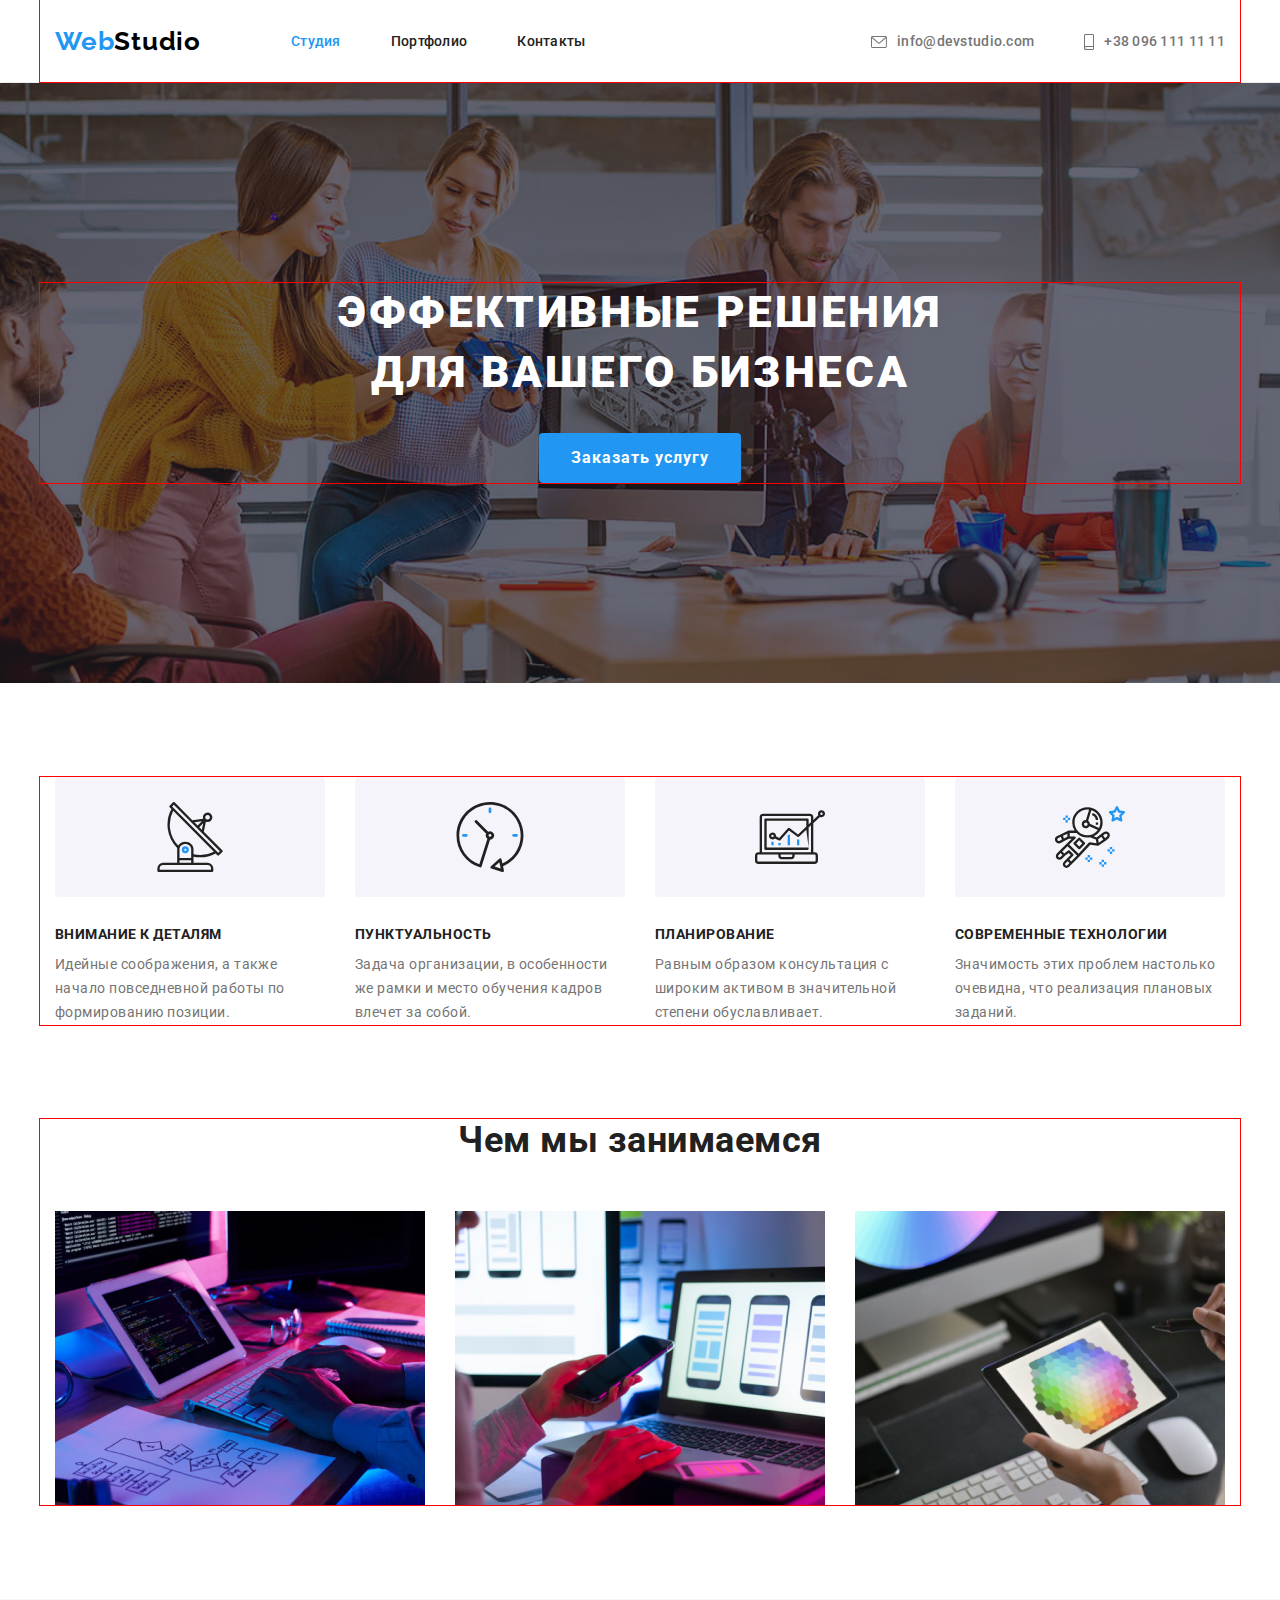
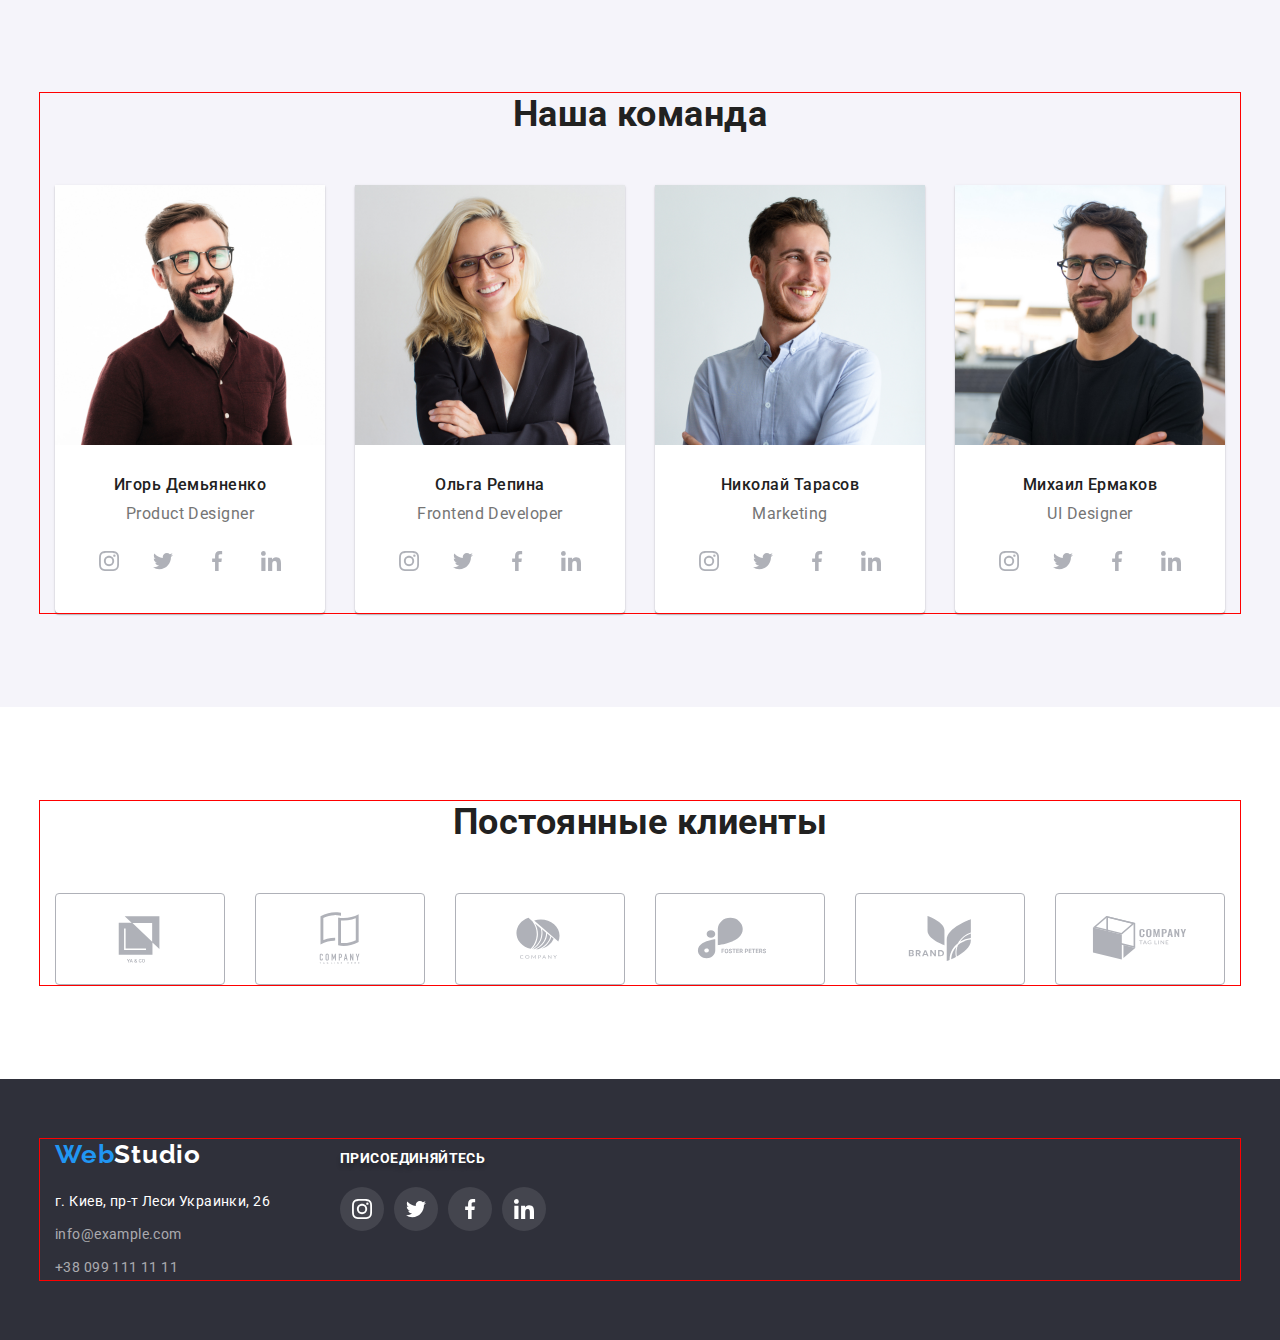
<file: index.html>
<!DOCTYPE html>
<html lang="ru">
  <head>
    <meta charset="UTF-8" />
    <meta http-equiv="X-UA-Compatible" content="IE=edge" />
    <meta name="viewport" content="width=device-width, initial-scale=1.0" />
    <title>WebStudio</title>

    <!--fonts-->

    <link rel="preconnect" href="https://fonts.googleapis.com" />
    <link rel="preconnect" href="https://fonts.gstatic.com" crossorigin />
    <link
      href="https://fonts.googleapis.com/css2?family=Raleway:wght@700&family=Roboto:wght@400;500;700;900&display=swap"
      rel="stylesheet"
    />

    <!--normolaize styles-->

    <link
      rel="stylesheet"
      href="https://cdn.jsdelivr.net/npm/modern-normalize@1.1.0/modern-normalize.min.css"
    />

    <!--castom styles-->

    <link rel="stylesheet" href="./css/styles.css" />
  </head>

  <body>
    <!-- heder -->

    <header class="heder">
      <div class="container section-flex">
        <nav class="heder-nav section-flex">
          <a class="logo-web logo-heder link" href="./index.html"
            >Web<span class="logo-studio">Studio</span></a
          >
          <ul class="list section-flex heder-padding">
            <li class="heder-list-item">
              <a class="heder-link link current" href="./index.html">Студия</a>
            </li>
            <li class="heder-list-item">
              <a class="heder-link link" href="./portfolio.html">Портфолио</a>
            </li>
            <li class="heder-list-item">
              <a class="heder-link link" href="./index.html">Контакты</a>
            </li>
          </ul>
        </nav>

        <ul class="section-flex list heder-group heder-padding">
          <li class="heder-group-item">
            <a class="heder-contact link" href="mailito:info@devstudio.com">
              <svg class="mail-svg" width="16" height="12">
                <use href="./images/icons.svg#icon-mail"></use></svg
              >info@devstudio.com
            </a>
          </li>
          <li class="heder-group-item">
            <a class="heder-contact link" href="tel:+380961111111">
              <svg class="phone-svg" width="10" height="16">
                <use href="./images/icons.svg#icon-phone"></use></svg
              >+38 096 111 11 11
            </a>
          </li>
        </ul>
      </div>
    </header>

    <!-- main -->

    <main>
      <!-- section hero -->

      <section class="hero-background">
        <div class="container">
          <h1 class="section-one-h1">Эффективные решения для вашего бизнеса</h1>
          <button class="btn-one btn" type="button">Заказать услугу</button>
        </div>
      </section>

      <!-- section best  -->

      <section class="section">
        <div class="container">
          <h2 class="visually-hidden">Особенности и преимущества</h2>
          <ul class="list best-list card-set">
            <li class="card-set-best">
              <div class="best-icon-border">
                <svg width="70" height="70">
                  <use href="./images/icons.svg#icon-antenna"></use>
                </svg>
              </div>
              <h3 class="section-one-h3-best">Внимание к деталям</h3>
              <p class="section-one-p-best">
                Идейные соображения, а также начало повседневной работы по формированию позиции.
              </p>
            </li>

            <li class="card-set-best">
              <div class="best-icon-border">
                <svg width="70" height="70">
                  <use href="./images/icons.svg#icon-clock"></use>
                </svg>
              </div>
              <h3 class="section-one-h3-best">Пунктуальность</h3>
              <p class="section-one-p-best">
                Задача организации, в особенности же рамки и место обучения кадров влечет за собой.
              </p>
            </li>

            <li class="card-set-best">
              <div class="best-icon-border">
                <svg width="70" height="70">
                  <use href="./images/icons.svg#icon-diagram"></use>
                </svg>
              </div>
              <h3 class="section-one-h3-best">Планирование</h3>
              <p class="section-one-p-best">
                Равным образом консультация с широким активом в значительной степени обуславливает.
              </p>
            </li>

            <li class="card-set-best">
              <div class="best-icon-border">
                <svg width="70" height="70">
                  <use href="./images/icons.svg#icon-astronaut"></use>
                </svg>
              </div>
              <h3 class="section-one-h3-best">Современные технологии</h3>
              <p class="section-one-p-best">
                Значимость этих проблем настолько очевидна, что реализация плановых заданий.
              </p>
            </li>
          </ul>
        </div>
      </section>

      <!-- section work  -->

      <section class="section section-top">
        <div class="container">
          <h2 class="section-one-h2 work-botoom">Чем мы занимаемся</h2>
          <ul class="list card-set">
            <li class="card-set-item">
              <img class="img" src="./images/hw1-1.jpg" alt="набор кода" width="370" height="294" />
            </li>
            <li class="card-set-item">
              <img
                class="img"
                src="./images/hw1-2.jpg"
                alt="работа на ноутбуке"
                width="370"
                height="294"
              />
            </li>
            <li class="card-set-item">
              <img
                class="img"
                src="./images/hw1-3.jpg"
                alt="работа в приложении на планшете"
                width="370"
                height="294"
              />
            </li>
          </ul>
        </div>
      </section>

      <!-- section team  -->

      <section class="section team-background">
        <div class="container">
          <h2 class="section-one-h2">Наша команда</h2>

          <ul class="list card-set">
            <li class="team-border">
              <img
                class="img"
                src="./images/hw1-4.jpg"
                alt="фото Игорь Демьяненко"
                width="270"
                height="260"
              />
              <div class="team-title">
                <h3 class="section-one-h3-team">Игорь Демьяненко</h3>
                <p lang="en" class="section-one-p-team">Product Designer</p>
                <ul class="social-media list">
                  <li class="social-media-item">
                    <a
                      class="social-media-link link"
                      href=""
                      target="_blank"
                      rel="noopener noreferrer"
                      aria-label="instagram"
                    >
                      <svg class="social-media-icon" width="20" height="20">
                        <use href="./images/icons.svg#icon-instagram-01"></use></svg
                    ></a>
                  </li>
                  <li class="social-media-item">
                    <a
                      class="social-media-link link"
                      href=""
                      target="_blank"
                      rel="noopener noreferrer"
                      aria-label="twitter"
                    >
                      <svg class="social-media-icon" width="20" height="20">
                        <use href="./images/icons.svg#icon-twitter-02"></use></svg
                    ></a>
                  </li>
                  <li class="social-media-item">
                    <a
                      class="social-media-link link"
                      href=""
                      target="_blank"
                      rel="noopener noreferrer"
                      aria-label="facebook"
                    >
                      <svg class="social-media-icon" width="20" height="20">
                        <use href="./images/icons.svg#icon-facebook-03"></use></svg
                    ></a>
                  </li>
                  <li class="social-media-item">
                    <a
                      class="social-media-link link"
                      href=""
                      target="_blank"
                      rel="noopener noreferrer"
                      aria-label="linkedin"
                    >
                      <svg class="social-media-icon" width="20" height="20">
                        <use href="./images/icons.svg#icon-linkedin-04"></use></svg
                    ></a>
                  </li>
                </ul>
              </div>
            </li>

            <li class="team-border">
              <img
                class="img"
                src="./images/hw1-5.jpg"
                alt="фото Ольга Репина"
                width="270"
                height="260"
              />
              <div class="team-title">
                <h3 class="section-one-h3-team">Ольга Репина</h3>
                <p lang="en" class="section-one-p-team">Frontend Developer</p>
                <ul class="social-media list">
                  <li class="social-media-item">
                    <a
                      class="social-media-link link"
                      href=""
                      target="_blank"
                      rel="noopener noreferrer"
                      aria-label="instagram"
                    >
                      <svg class="social-media-icon" width="20" height="20">
                        <use href="./images/icons.svg#icon-instagram-01"></use></svg
                    ></a>
                  </li>
                  <li class="social-media-item">
                    <a
                      class="social-media-link link"
                      href=""
                      target="_blank"
                      rel="noopener noreferrer"
                      aria-label="twitter"
                    >
                      <svg class="social-media-icon" width="20" height="20">
                        <use href="./images/icons.svg#icon-twitter-02"></use></svg
                    ></a>
                  </li>
                  <li class="social-media-item">
                    <a
                      class="social-media-link link"
                      href=""
                      target="_blank"
                      rel="noopener noreferrer"
                      aria-label="facebook"
                    >
                      <svg class="social-media-icon" width="20" height="20">
                        <use href="./images/icons.svg#icon-facebook-03"></use></svg
                    ></a>
                  </li>
                  <li class="social-media-item">
                    <a
                      class="social-media-link link"
                      href=""
                      target="_blank"
                      rel="noopener noreferrer"
                      aria-label="linkedin"
                    >
                      <svg class="social-media-icon" width="20" height="20">
                        <use href="./images/icons.svg#icon-linkedin-04"></use></svg
                    ></a>
                  </li>
                </ul>
              </div>
            </li>

            <li class="team-border">
              <img
                class="img"
                src="./images/hw1-6.jpg"
                alt="фото Николай Тарасов"
                width="270"
                height="260"
              />
              <div class="team-title">
                <h3 class="section-one-h3-team">Николай Тарасов</h3>
                <p lang="en" class="section-one-p-team">Marketing</p>
                <ul class="social-media list">
                  <li class="social-media-item">
                    <a
                      class="social-media-link link"
                      href=""
                      target="_blank"
                      rel="noopener noreferrer"
                      aria-label="instagram"
                    >
                      <svg class="social-media-icon" width="20" height="20">
                        <use href="./images/icons.svg#icon-instagram-01"></use></svg
                    ></a>
                  </li>
                  <li class="social-media-item">
                    <a
                      class="social-media-link link"
                      href=""
                      target="_blank"
                      rel="noopener noreferrer"
                      aria-label="twitter"
                    >
                      <svg class="social-media-icon" width="20" height="20">
                        <use href="./images/icons.svg#icon-twitter-02"></use></svg
                    ></a>
                  </li>
                  <li class="social-media-item">
                    <a
                      class="social-media-link link"
                      href=""
                      target="_blank"
                      rel="noopener noreferrer"
                      aria-label="facebook"
                    >
                      <svg class="social-media-icon" width="20" height="20">
                        <use href="./images/icons.svg#icon-facebook-03"></use></svg
                    ></a>
                  </li>
                  <li class="social-media-item">
                    <a
                      class="social-media-link link"
                      href=""
                      target="_blank"
                      rel="noopener noreferrer"
                      aria-label="linkedin"
                    >
                      <svg class="social-media-icon" width="20" height="20">
                        <use href="./images/icons.svg#icon-linkedin-04"></use></svg
                    ></a>
                  </li>
                </ul>
              </div>
            </li>

            <li class="team-border">
              <img
                class="img"
                src="./images/hw1-7.jpg"
                alt="фото Михаил Ермаков"
                width="270"
                height="260"
              />
              <div class="team-title">
                <h3 class="section-one-h3-team">Михаил Ермаков</h3>
                <p lang="en" class="section-one-p-team">UI Designer</p>
                <ul class="social-media list">
                  <li class="social-media-item">
                    <a
                      class="social-media-link link"
                      href=""
                      target="_blank"
                      rel="noopener noreferrer"
                      aria-label="instagram"
                    >
                      <svg class="social-media-icon" width="20" height="20">
                        <use href="./images/icons.svg#icon-instagram-01"></use></svg
                    ></a>
                  </li>
                  <li class="social-media-item">
                    <a
                      class="social-media-link link"
                      href=""
                      target="_blank"
                      rel="noopener noreferrer"
                      aria-label="twitter"
                    >
                      <svg class="social-media-icon" width="20" height="20">
                        <use href="./images/icons.svg#icon-twitter-02"></use></svg
                    ></a>
                  </li>
                  <li class="social-media-item">
                    <a
                      class="social-media-link link"
                      href=""
                      target="_blank"
                      rel="noopener noreferrer"
                      aria-label="facebook"
                    >
                      <svg class="social-media-icon" width="20" height="20">
                        <use href="./images/icons.svg#icon-facebook-03"></use></svg
                    ></a>
                  </li>
                  <li class="social-media-item">
                    <a
                      class="social-media-link link"
                      href=""
                      target="_blank"
                      rel="noopener noreferrer"
                      aria-label="linkedin"
                    >
                      <svg class="social-media-icon" width="20" height="20">
                        <use href="./images/icons.svg#icon-linkedin-04"></use></svg
                    ></a>
                  </li>
                </ul>
              </div>
            </li>
          </ul>
        </div>
      </section>

      <!-- section clients -->

      <section class="section">
        <div class="container">
          <h2 class="section-one-h2">Постоянные клиенты</h2>
          <ul class="list clients-list card-set">
            <li class="">
              <a
                class="link clients-link"
                href=""
                target="_blank"
                rel="noopener noreferrer"
                aria-label="number 1"
              >
                <svg class="clients-icon" width="106" height="60">
                  <use href="./images/icons.svg#icon-logo-01"></use>
                </svg>
              </a>
            </li>

            <li class="clients-item">
              <a
                class="link clients-link"
                href=""
                target="_blank"
                rel="noopener noreferrer"
                aria-label="number 2"
              >
                <svg class="clients-icon" width="106" height="60">
                  <use href="./images/icons.svg#icon-logo-02"></use>
                </svg>
              </a>
            </li>

            <li class="clients-item">
              <a
                class="link clients-link"
                href=""
                target="_blank"
                rel="noopener noreferrer"
                aria-label="number 3"
              >
                <svg class="clients-icon" width="106" height="60">
                  <use href="./images/icons.svg#icon-logo-03"></use>
                </svg>
              </a>
            </li>

            <li class="clients-item">
              <a
                class="link clients-link"
                href=""
                target="_blank"
                rel="noopener noreferrer"
                aria-label="number 4"
              >
                <svg class="clients-icon" width="106" height="60">
                  <use href="./images/icons.svg#icon-logo-04"></use>
                </svg>
              </a>
            </li>

            <li class="clients-item">
              <a
                class="link clients-link"
                href=""
                target="_blank"
                rel="noopener noreferrer"
                aria-label="number 5"
              >
                <svg class="clients-icon" width="106" height="60">
                  <use href="./images/icons.svg#icon-logo-05"></use>
                </svg>
              </a>
            </li>

            <li class="clients-item">
              <a
                class="link clients-link"
                href=""
                target="_blank"
                rel="noopener noreferrer"
                aria-label="number 6"
              >
                <svg class="clients-icon" width="106" height="60">
                  <use href="./images/icons.svg#icon-logo-06"></use>
                </svg>
              </a>
            </li>
          </ul>
        </div>
      </section>
    </main>

    <!-- footer -->

    <footer class="footer">
      <div class="container footer-section-flex">
        <!--footer contacts-->

        <div class="footer-contacts">
          <a class="logo-web link" href="./index.html"
            >Web<span class="footer-logo-studio">Studio</span></a
          >

          <address class="address footer-address-top">
            <ul class="list">
              <li class="footer-contact-position">
                <a
                  class="footer-address link"
                  href="https://goo.gl/maps/yNYyYPv2zE2rzLxP9"
                  target="_blank"
                  rel="noopener noreferrer"
                  >г. Киев, пр-т Леси Украинки, 26</a
                >
              </li>
              <li class="footer-contact-position">
                <a class="footer-contact link" href="mailito:info@example.com">info@example.com</a>
              </li>
              <li class="footer-contact-position">
                <a class="footer-contact link" href="tel:+380991111111">+38 099 111 11 11</a>
              </li>
            </ul>
          </address>
        </div>

        <!--footer media-->

        <div class="footer-media">
          <h3 class="footer-h3">присоединяйтесь</h3>

          <ul class="footer-media-list list">
            <li class="footer-media-item">
              <a
                class="footer-media-link link"
                href=""
                target="_blank"
                rel="noopener noreferrer"
                aria-label="instagram"
              >
                <svg class="footer-media-icon" width="20" height="20">
                  <use href="./images/icons.svg#icon-instagram-01"></use></svg
              ></a>
            </li>
            <li class="footer-media-item">
              <a
                class="footer-media-link link"
                href=""
                target="_blank"
                rel="noopener noreferrer"
                aria-label="twitter"
              >
                <svg class="footer-media-icon" width="20" height="20">
                  <use href="./images/icons.svg#icon-twitter-02"></use></svg
              ></a>
            </li>
            <li class="footer-media-item">
              <a
                class="footer-media-link link"
                href=""
                target="_blank"
                rel="noopener noreferrer"
                aria-label="facebook"
              >
                <svg class="footer-media-icon" width="20" height="20">
                  <use href="./images/icons.svg#icon-facebook-03"></use></svg
              ></a>
            </li>
            <li class="footer-media-item">
              <a
                class="footer-media-link link"
                href=""
                target="_blank"
                rel="noopener noreferrer"
                aria-label="linkedin"
              >
                <svg class="footer-media-icon" width="20" height="20">
                  <use href="./images/icons.svg#icon-linkedin-04"></use></svg
              ></a>
            </li>
          </ul>
        </div>
      </div>
    </footer>
  </body>
</html>
</file>
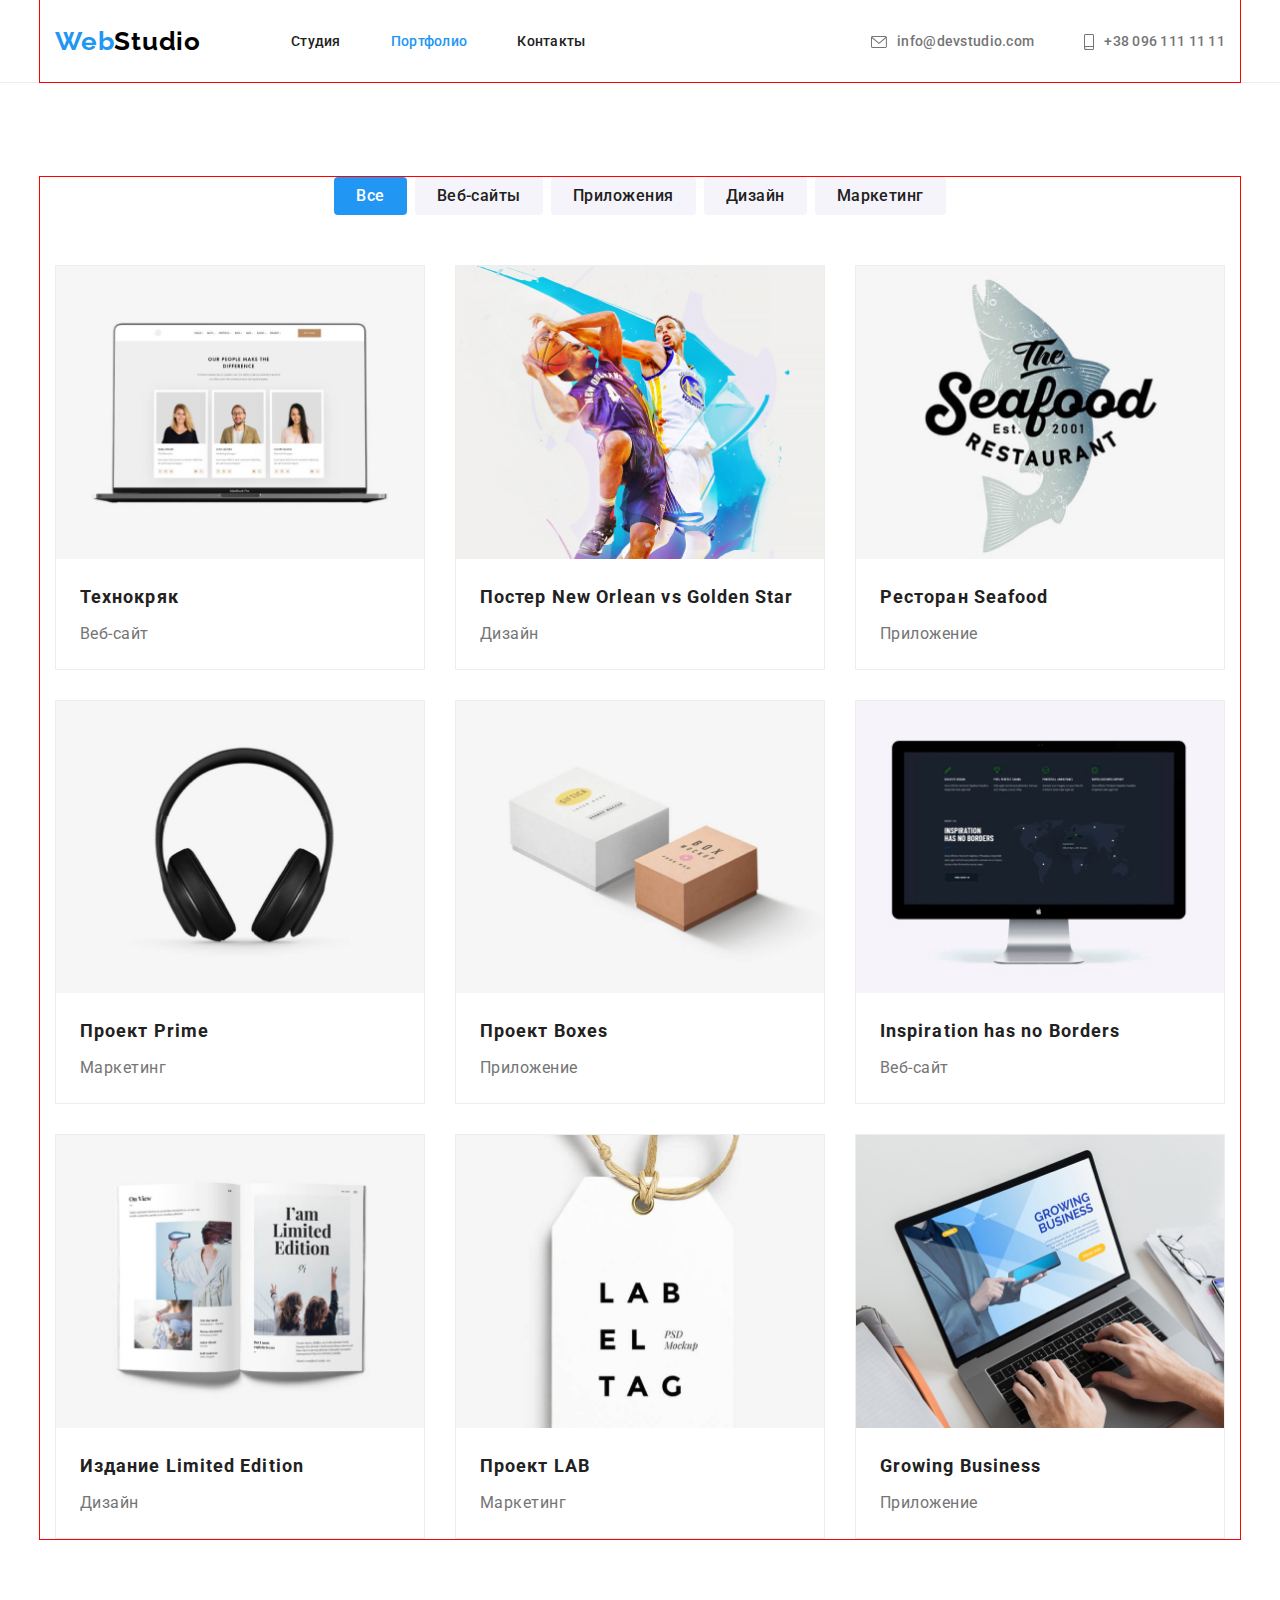
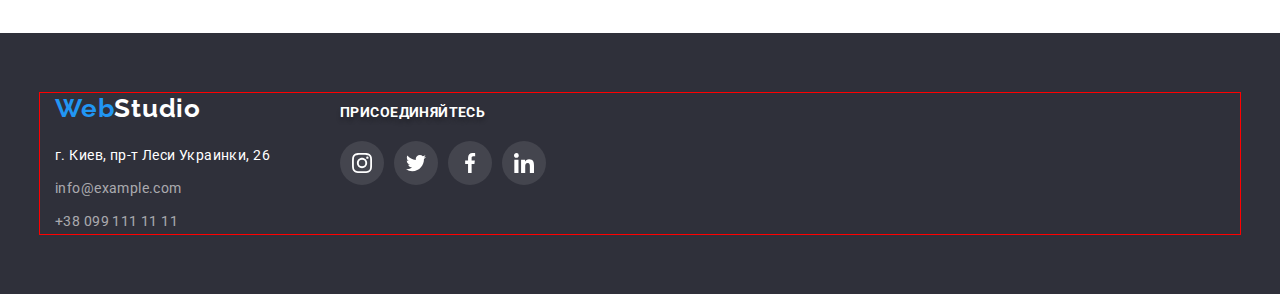
<file: portfolio.html>
<!DOCTYPE html>
<html lang="ru">
  <head>
    <meta charset="UTF-8" />
    <meta http-equiv="X-UA-Compatible" content="IE=edge" />
    <meta name="viewport" content="width=device-width, initial-scale=1.0" />
    <title>Portfolio</title>

    <!--fonts-->

    <link rel="preconnect" href="https://fonts.googleapis.com" />
    <link rel="preconnect" href="https://fonts.gstatic.com" crossorigin />
    <link
      href="https://fonts.googleapis.com/css2?family=Raleway:wght@700&family=Roboto:wght@400;500;700;900&display=swap"
      rel="stylesheet"
    />

    <!--normolaize styles-->

    <link
      rel="stylesheet"
      href="https://cdn.jsdelivr.net/npm/modern-normalize@1.1.0/modern-normalize.min.css"
    />

    <!--castom styles-->

    <link rel="stylesheet" href="./css/styles.css" />
  </head>

  <body>
    <!-- heder -->

    <header class="heder">
      <div class="container section-flex">
        <nav class="heder-nav section-flex">
          <a class="logo-web logo-heder link" href="./index.html"
            >Web<span class="logo-studio">Studio</span></a
          >
          <ul class="list section-flex heder-padding">
            <li class="heder-list-item">
              <a class="heder-link link" href="./index.html">Студия</a>
            </li>
            <li class="heder-list-item">
              <a class="heder-link link current" href="./portfolio.html">Портфолио</a>
            </li>
            <li class="heder-list-item">
              <a class="heder-link link" href="./index.html">Контакты</a>
            </li>
          </ul>
        </nav>

        <ul class="section-flex list heder-group heder-padding">
          <li class="heder-group-item">
            <a class="heder-contact link" href="mailito:info@devstudio.com">
              <svg class="mail-svg" width="16" height="12">
                <use href="./images/icons.svg#icon-mail"></use></svg
              >info@devstudio.com
            </a>
          </li>
          <li class="heder-group-item">
            <a class="heder-contact link" href="tel:+380961111111">
              <svg class="phone-svg" width="10" height="16">
                <use href="./images/icons.svg#icon-phone"></use></svg
              >+38 096 111 11 11
            </a>
          </li>
        </ul>
      </div>
    </header>

    <!-- main -->

    <main>
      <!-- section portfolio -->

      <section class="section">
        <div class="container">
          <h1 class="visually-hidden">Портфолио</h1>

          <ul class="list list-portfolio-container section-flex">
            <li class="btn-right">
              <button class="btn-portfolio btn btn-colored" type="button">Все</button>
            </li>
            <li class="btn-right">
              <button class="btn-portfolio btn" type="button">Веб-сайты</button>
            </li>
            <li class="btn-right">
              <button class="btn-portfolio btn" type="button">Приложения</button>
            </li>
            <li class="btn-right">
              <button class="btn-portfolio btn" type="button">Дизайн</button>
            </li>
            <li class="btn-right">
              <button class="btn-portfolio btn" type="button">Маркетинг</button>
            </li>
          </ul>

          <ul class="list card-set card-top">
            <li class="card-set-item">
              <a class="link card-shadow" href="">
                <img
                  class="img"
                  src="./images/hw-2-01.jpg"
                  alt="Работающий ноутбук"
                  width="370"
                  height="294"
                />
                <div class="text-padding">
                  <h2 class="portfolio-h2-style">Технокряк</h2>
                  <p class="pottfolio-p-style">Веб-сайт</p>
                </div>
              </a>
            </li>

            <li class="card-set-item">
              <a class="link card-shadow" href="">
                <img
                  class="img"
                  src="./images/hw-2-02.jpg"
                  alt="Два баскетболиста в борьбе за мячь"
                  width="370"
                  height="294"
                />
                <div class="text-padding">
                  <h2 class="portfolio-h2-style">Постер New Orlean vs Golden Star</h2>
                  <p class="pottfolio-p-style">Дизайн</p>
                </div>
              </a>
            </li>

            <li class="card-set-item">
              <a class="link card-shadow" href="">
                <img
                  class="img"
                  src="./images/hw-2-03.jpg"
                  alt="Логотип ресторана"
                  width="370"
                  height="294"
                />
                <div class="text-padding">
                  <h2 class="portfolio-h2-style">Ресторан Seafood</h2>
                  <p class="pottfolio-p-style">Приложение</p>
                </div>
              </a>
            </li>

            <li class="card-set-item">
              <a class="link card-shadow" href="">
                <img
                  class="img"
                  src="./images/hw-2-04.jpg"
                  alt="Изображение наушников"
                  width="370"
                  height="294"
                />
                <div class="text-padding">
                  <h2 class="portfolio-h2-style">Проект Prime</h2>
                  <p class="pottfolio-p-style">Маркетинг</p>
                </div>
              </a>
            </li>

            <li class="card-set-item">
              <a class="link card-shadow" href="">
                <img
                  class="img"
                  src="./images/hw-2-05.jpg"
                  alt="Изображение двух коробок"
                  width="370"
                  height="294"
                />
                <div class="text-padding">
                  <h2 class="portfolio-h2-style">Проект Boxes</h2>
                  <p class="pottfolio-p-style">Приложение</p>
                </div>
              </a>
            </li>

            <li class="card-set-item">
              <a class="link card-shadow" href="">
                <img
                  class="img"
                  src="./images/hw-2-06.jpg"
                  alt="Монитор Aplle"
                  width="370"
                  height="294"
                />
                <div class="text-padding">
                  <h2 lang="en" class="portfolio-h2-style">Inspiration has no Borders</h2>
                  <p class="pottfolio-p-style">Веб-сайт</p>
                </div>
              </a>
            </li>

            <li class="card-set-item">
              <a class="link card-shadow" href="">
                <img
                  class="img"
                  src="./images/hw-2-07.jpg"
                  alt="Разворот журнала"
                  width="370"
                  height="294"
                />
                <div class="text-padding">
                  <h2 class="portfolio-h2-style">Издание Limited Edition</h2>
                  <p class="pottfolio-p-style">Дизайн</p>
                </div>
              </a>
            </li>

            <li class="card-set-item">
              <a class="link card-shadow" href="">
                <img
                  class="img"
                  src="./images/hw-2-08.jpg"
                  alt="Изображение этикетки LAB"
                  width="370"
                  height="294"
                />
                <div class="text-padding">
                  <h2 class="portfolio-h2-style">Проект LAB</h2>
                  <p class="pottfolio-p-style">Маркетинг</p>
                </div>
              </a>
            </li>

            <li class="card-set-item">
              <a class="link card-shadow" href="">
                <img
                  class="img"
                  src="./images/hw-2-09.jpg"
                  alt="Работа в приложении Growing Business на ноутбуке"
                  width="370"
                  height="294"
                />
                <div class="text-padding">
                  <h2 lang="en" class="portfolio-h2-style">Growing Business</h2>
                  <p class="pottfolio-p-style">Приложение</p>
                </div>
              </a>
            </li>
          </ul>
        </div>
      </section>
    </main>

    <!-- footer -->

    <footer class="footer">
      <div class="container footer-section-flex">
        <!--footer contacts-->

        <div class="footer-contacts">
          <a class="logo-web link" href="./index.html"
            >Web<span class="footer-logo-studio">Studio</span></a
          >

          <address class="address footer-address-top">
            <ul class="list">
              <li class="footer-contact-position">
                <a
                  class="footer-address link"
                  href="https://goo.gl/maps/yNYyYPv2zE2rzLxP9"
                  target="_blank"
                  rel="noopener noreferrer"
                  >г. Киев, пр-т Леси Украинки, 26</a
                >
              </li>
              <li class="footer-contact-position">
                <a class="footer-contact link" href="mailito:info@example.com">info@example.com</a>
              </li>
              <li class="footer-contact-position">
                <a class="footer-contact link" href="tel:+380991111111">+38 099 111 11 11</a>
              </li>
            </ul>
          </address>
        </div>

        <!--footer media-->

        <div class="footer-media">
          <h3 class="footer-h3">присоединяйтесь</h3>

          <ul class="footer-media-list list">
            <li class="footer-media-item">
              <a
                class="footer-media-link link"
                href=""
                target="_blank"
                rel="noopener noreferrer"
                aria-label="instagram"
              >
                <svg class="footer-media-icon" width="20" height="20">
                  <use href="./images/icons.svg#icon-instagram-01"></use></svg
              ></a>
            </li>
            <li class="footer-media-item">
              <a
                class="footer-media-link link"
                href=""
                target="_blank"
                rel="noopener noreferrer"
                aria-label="twitter"
              >
                <svg class="footer-media-icon" width="20" height="20">
                  <use href="./images/icons.svg#icon-twitter-02"></use></svg
              ></a>
            </li>
            <li class="footer-media-item">
              <a
                class="footer-media-link link"
                href=""
                target="_blank"
                rel="noopener noreferrer"
                aria-label="facebook"
              >
                <svg class="footer-media-icon" width="20" height="20">
                  <use href="./images/icons.svg#icon-facebook-03"></use></svg
              ></a>
            </li>
            <li class="footer-media-item">
              <a
                class="footer-media-link link"
                href=""
                target="_blank"
                rel="noopener noreferrer"
                aria-label="linkedin"
              >
                <svg class="footer-media-icon" width="20" height="20">
                  <use href="./images/icons.svg#icon-linkedin-04"></use></svg
              ></a>
            </li>
          </ul>
        </div>
      </div>
    </footer>
  </body>
</html>
</file>
<file: css/styles.css>
:root {

    /* fonts */

    --main-font: "Roboto", sans-serif;
    --secondary-font: "Raleway";




    /* text color */

    --accent-txt-color: #2196F3;
    --txt-black: #000000;
    --txt-white: #FFFFFF;
    --txt-deep-grey: #212121;
    --txt-light-gray: #F5F4FA;
    --txt-gray: #757575;
    --txt-gray-glass: rgba(255, 255, 255, 0.6);

    /* bg color */

    --heder-footer: #2F303A;

    /* others */

}

body {
    font-family: var(--main-font);
    font-size: 16px;
    letter-spacing: 0.03em;
    color: var(--txt-gray);
    background-color: #FFFFFF;
}

/* resrt */

h1,
h2,
h3,
h4,
h5,
h6,
p,
img {
    margin: 0;
}


.img {
    display: block;
    max-width: 100%;
    height: auto;

}

.address {
    font-style: normal;
}



/* comon styles start */


.section {
    padding-top: 94px;
    padding-bottom: 94px;
}

.container {
    width: 1200px;
    padding-left: 15px;
    padding-right: 15px;
    margin-left: auto;
    margin-right: auto;
    outline: 1px solid red;
}

.section-flex {
    display: flex;
}

.visually-hidden {
    position: absolute;
    width: 1px;
    height: 1px;
    margin: -1px;
    border: 0;
    padding: 0;

    white-space: nowrap;
    clip-path: inset(100%);
    clip: rect(0 0 0 0);
    overflow: hidden;
}

.link {
    text-decoration: none;
}

.list {
    list-style: none;
    margin: 0;
    padding: 0;
}

.logo-web {
    font-family: var(--secondary-font);
    font-weight: 700;
    font-size: 26px;
    line-height: 1.19;
    letter-spacing: 0.03em;
    color: var(--accent-txt-color)
}

.btn {
    display: block;
    font-size: 16px;
    text-align: center;
    margin: 0 auto;
    cursor: pointer;
    border-radius: 4px;
    border: none;
}

.card-set {
    display: flex;
    flex-wrap: wrap;
    gap: 30px;
}




/* comon styles end */

.heder {
    border-bottom: 1px solid #ECECEC;
}



.heder-nav {
    align-items: center;
}

.logo-heder {
    margin-right: 90px;

}

.logo-studio {
    color: var(--txt-black);
}



.heder-list-item:not(:last-child) {
    margin-right: 50px;
}


.heder-link {
    font-weight: 500;
    font-size: 14px;
    line-height: 1.14;
    letter-spacing: 0.02em;
    color: var(--txt-deep-grey);
}

.heder-padding {
    padding-top: 32px;
    padding-bottom: 32px;
}


.heder-group {
    margin-left: auto;
}

.heder-group-item:not(:last-child) {
    margin-right: 50px;
}

.heder-contact {
    font-weight: 500;
    font-size: 14px;
    line-height: 1.14;
    letter-spacing: 0.02em;
    color: var(--txt-gray);
}

.heder-contact:hover,
.heder-contact:focus,
.heder-link:hover,
.heder-link:focus,
.mail-svg:hover,
.phone-svg:hover,
.mail-svg:focus,
.phone-svg:focus,
.current {
    color: var(--accent-txt-color);
}

.mail-svg,
.phone-svg {
    display: inline-block;
    vertical-align: middle;
    margin-right: 10px;
    fill: var(--txt-gray);

}

.mail-svg,
.phone-svg {
    fill: currentColor;
}




/* main */

/* section hero */





.btn-one {
    font-weight: 700;
    line-height: 1.88;
    letter-spacing: 0.06em;
    color: var(--txt-white);
    background-color: var(--accent-txt-color);
    padding: 10px 32px;
    margin-top: 30px;
    margin-right: auto;
    margin-left: auto;
}


.btn-one:hover,
.btn-one:focus,
.btn-one:active {
    color: var(--txt-white);
    background-color: #188CE8;
}

/* section hero */

.hero-background {
        max-width: 1600px;
        max-height: 600px;
        margin-right: auto;
        margin-left: auto;
        background-image: linear-gradient(rgba(47, 48, 58, 0.4), rgba(47, 48, 58, 0.4)),
            url(../images/hw-04-background.jpg);
        background-repeat: no-repeat;
        background-position: center;
        background-size: cover;
        text-align: center;
        padding: 200px 0;
}

.section-one-h1 {
    font-weight: 900;
    font-size: 44px;
    line-height: 1.36;
    width: 696px;
    letter-spacing: 0.06em;
    text-transform: uppercase;
    color: var(--txt-white);
    margin-right: auto;
    margin-left: auto;

}


.btn-one {
    font-weight: 700;
    line-height: 1.88;
    letter-spacing: 0.06em;
    color: var(--txt-white);
    background-color: var(--accent-txt-color);
    padding: 10px 32px;
    margin-top: 30px;
    margin-right: auto;
    margin-left: auto;
}


.btn-one:hover,
.btn-one:focus,
.btn-one:active {
    color: var(--txt-white);
    background-color: #188CE8;
}



/* section best */


.section-one-h2 {

    font-size: 36px;
    line-height: 1.17;
    text-align: center;
    color: var(--txt-deep-grey);
    margin-bottom: 50px;
}



.section-one-h3-best {

    font-size: 14px;
    line-height: 1.14;
    text-transform: uppercase;
    color: var(--txt-deep-grey);
    margin-top: 30px;
    margin-bottom: 10px;
}

.section-one-p-best {
    font-size: 14px;
    line-height: 1.71;

}

.card-set-best {
    width: 270px;
}

.best-icon-border {
    display: flex;
    align-items: center;
    justify-content: center;
    height: 120px;
    background-color: #F5F4FA;
    border-radius: 4px;

}

/* section work */

.section-top {
    padding-top: 0;
}


/* section team */

.team-background {
    background-color: #F5F4FA;
    ;
}


.team-border {
    background: #FFFFFF;
    box-shadow: 0px 1px 3px rgba(0, 0, 0, 0.12), 0px 1px 1px rgba(0, 0, 0, 0.14), 0px 2px 1px rgba(0, 0, 0, 0.2);
    border-radius: 0px 0px 4px 4px;

}

.team-title {
    padding: 30px 0;
    text-align: center;

}

.section-one-h3-team {
    font-weight: 500;
    font-size: 16px;
    line-height: 1.19;
    color: var(--txt-deep-grey);
    margin-bottom: 10px;
}

.section-one-p-team {
    line-height: 1.19;

}

.social-media {
    display: flex;
    justify-content: center;
    margin-top: 16px;
    
}

.social-media-item:not(:last-child) {
    margin-right: 10px;

}

.social-media-link {
    display: flex;
    align-items: center;
    justify-content: center;
    width: 44px;
    height: 44px;
    background-color: white;
    border-radius: 50%;
    color: #AFB1B8;

}

.social-media-link:hover,
.social-media-link:focus {
    color: var(--txt-white);
    background-color: #2196F3;
}

.social-media-icon {
    fill: currentColor;
}

/* section clients */


.clients-list { 
    
    justify-content: center;
    
}

.clients-link {
    display: flex;
    align-items: center;
    justify-content: center;
    width: 170px;
    height: 92px;
    border: 1px solid #AFB1B8;
    border-radius: 4px;
    color: #AFB1B8;
}


.clients-link:hover,
.clients-link:focus {
    color: var(--accent-txt-color);
    border: 1px solid var(--accent-txt-color);
    background-color: var(--txt-white);
}

.clients-icon {
    fill: currentColor;
}


/* section-portfolio */


.list-portfolio-container {
    justify-content: center;

}

.btn-portfolio {
    padding: 6px 22px;
    font-family: inherit;
    font-weight: 500;
    line-height: 1.62;
    letter-spacing: 0.03em;
    color: var(--txt-deep-grey);
    background-color: transparent;
    background-color: var(--txt-light-gray);
}

.btn-right:not(:last-child) {
    margin-right: 8px;
}

.btn-portfolio:hover,
.btn-portfolio:focus,
.btn-portfolio:active {
    color: var(--txt-white);
    background-color: var(--accent-txt-color);
    box-shadow: 0px 3px 1px rgba(0, 0, 0, 0.1), 0px 1px 2px rgba(0, 0, 0, 0.08), 0px 2px 2px rgba(0, 0, 0, 0.12);
    border-radius: 4px;
    }


.btn-colored {
    color: var(--txt-white);
    background-color: var(--accent-txt-color);
}


.card-top {
    margin-top: 50px;
}

.card-set-item {
    width: 370px;
}

.card-shadow {
    display: block;
    background-color: #FFFFFF;
    border: 1px solid #EEEEEE;
 }

.card-shadow:hover,
.card-shadow:focus {
    box-shadow: 0px 1px 1px rgba(0, 0, 0, 0.12), 0px 4px 4px rgba(0, 0, 0, 0.06), 1px 4px 6px rgba(0, 0, 0, 0.16);
}

.text-padding {
    padding: 20px 24px;
}

.portfolio-h2-style {

    font-size: 18px;
    line-height: 2;
    letter-spacing: 0.06em;
    color: var(--txt-deep-grey);
    margin-bottom: 4px;


}

.pottfolio-p-style {
    line-height: 1.88;
    color: var(--txt-gray);
}


 /* footer */
 
    
.footer {
    background-color: var(--heder-footer);
    padding-top: 60px;
    padding-bottom: 60px;
}

.footer-section-flex {
    display: flex;
    align-items: baseline;

}

/*footer contacts */

.footer-logo-studio {
    color: var(--txt-white);
}
    
.footer-address-top {
    margin-top: 20px;
}
    
.footer-contact-position:not(:last-child) {
    margin-bottom: 9px;
}
    
    
.footer-address {
    font-size: 14px;
    line-height: 1.71;
    letter-spacing: 0.03em;
    color: var(--txt-white);

}
    
    
.footer-contact {
     font-size: 14px;
    line-height: 1.71;
    letter-spacing: 0.03em;
     color: var(--txt-gray-glass);
    
}
    
    
    
.footer-contact:hover,
.footer-contact:focus {
    color: var(--accent-txt-color);


}

.footer-contacts {
    margin-right: 70px;
}

/* footer media */
        
.footer-h3 {
    font-size: 14px;
    line-height: 1.14;
    letter-spacing: 0.03em;
    text-transform: uppercase;
    color: #FFFFFF;
    text-shadow: 0px 4px 4px rgba(0, 0, 0, 0.25);
    margin-bottom: 20px;
}
        
.footer-media-list {
     display: flex;
        
}
        
.footer-media-link {
    display: flex;
    align-items: center;
    justify-content: center;
    width: 44px;
    height: 44px;
    background-color: rgba(255, 255, 255, 0.1);
    border-radius: 50%;
    color: var(--txt-white);
        
}
        
.footer-media-link:hover,
.footer-media-link:focus {
    color: var(--txt-white);
    background-color: var(--accent-txt-color);
}
        
.footer-media-icon {
    fill: currentColor;
}
        
.footer-media-item:not(:last-child) {
    margin-right: 10px;
}
</file>
